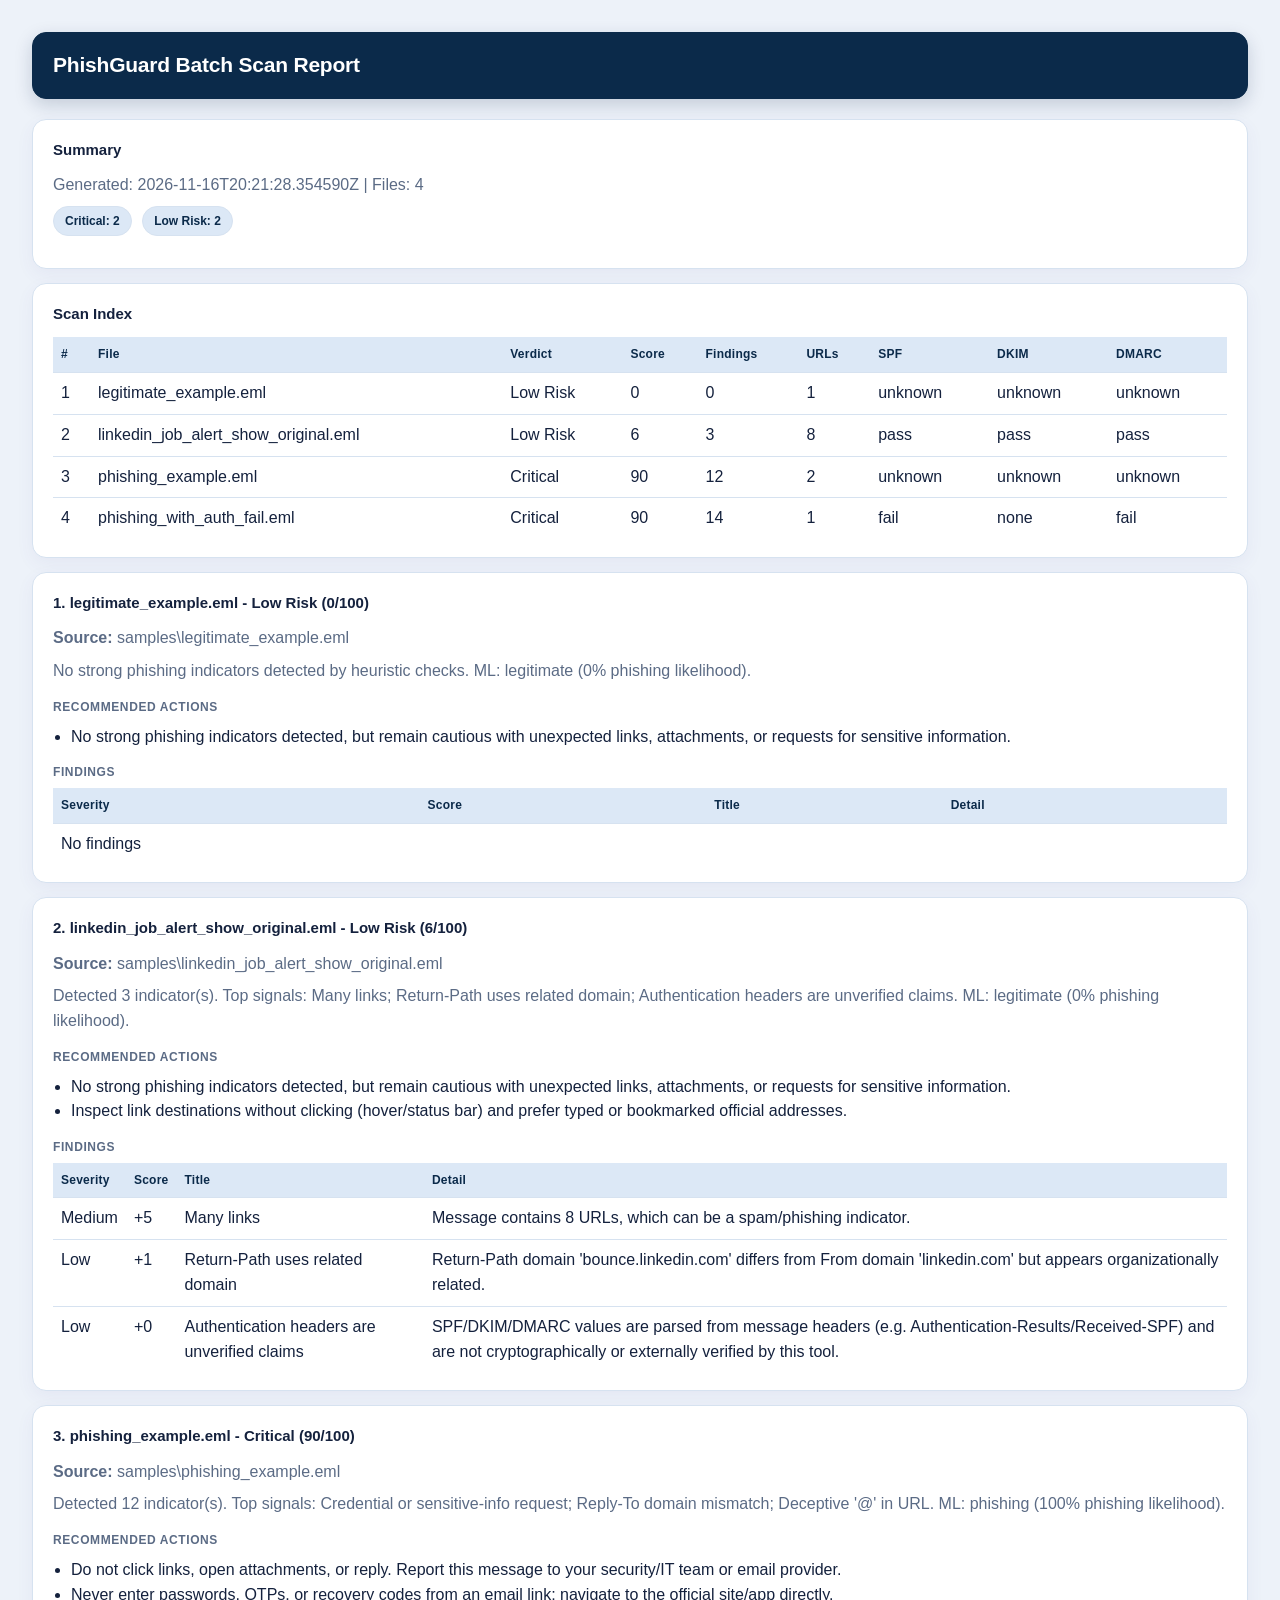
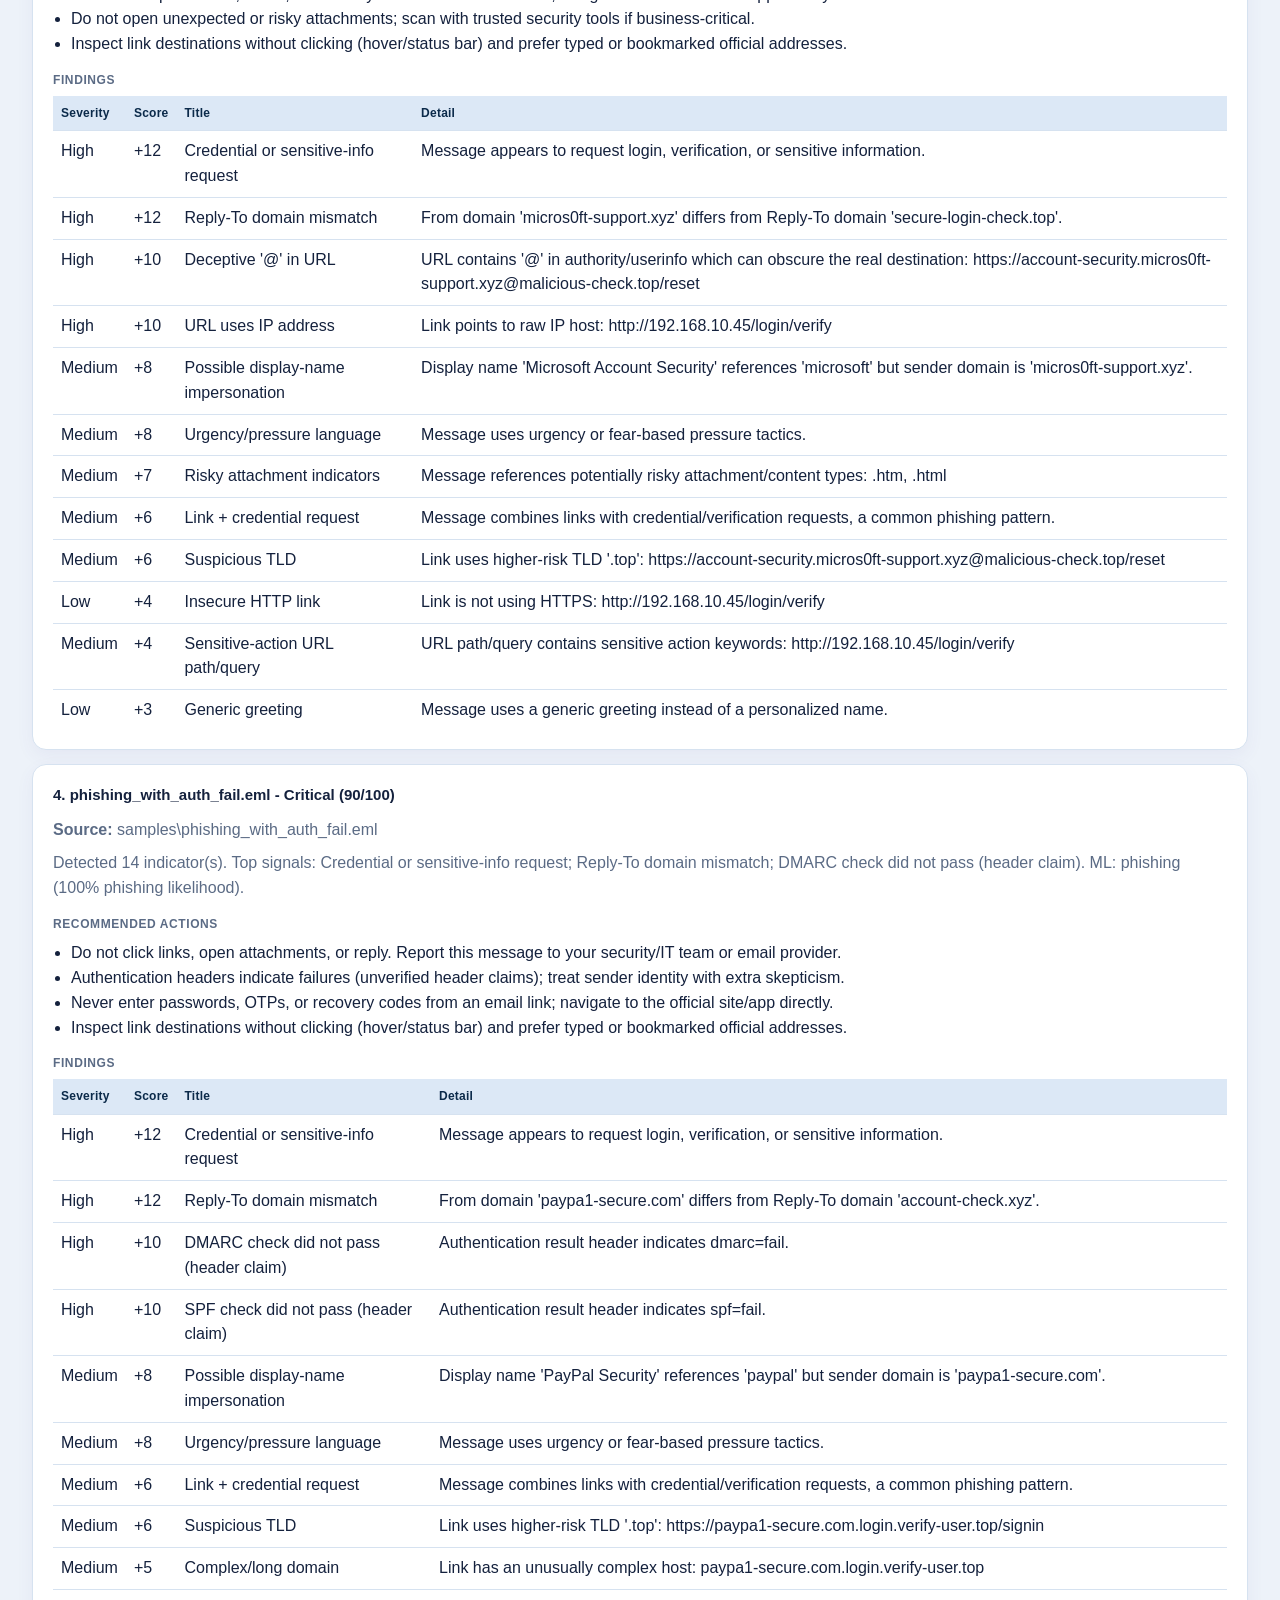
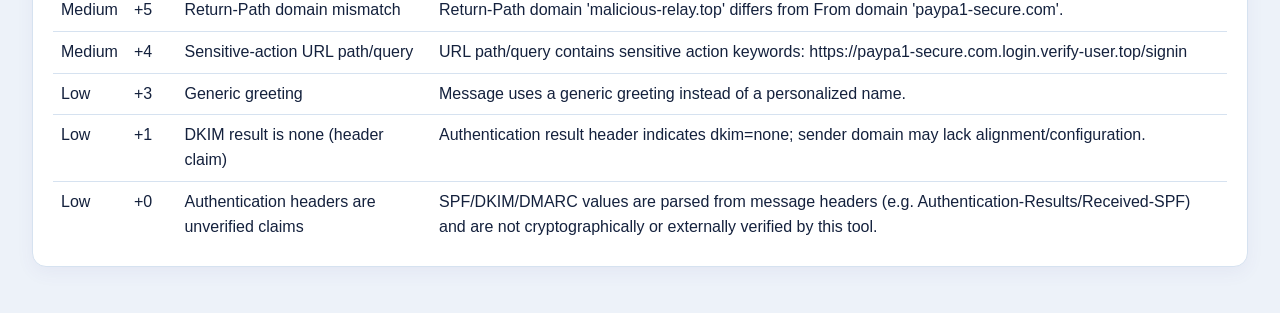
<file: docs/examples/example_batch_report.html>
<!doctype html>
<html lang="en"><head><meta charset="utf-8"><title>PhishGuard Batch Scan Report</title>
<style>
:root{--pg-bg:#EDF2F9;--pg-card:#FFFFFF;--pg-soft:#F8FBFF;--pg-text:#14213D;--pg-muted:#5B6B85;--pg-accent:#123C69;--pg-accent-dark:#0B2A4A;--pg-accent-soft:#DCE8F6;--pg-border:#D6E2F0;--pg-amber:#F3B33D}
body{font-family:"Segoe UI","Helvetica Neue",Arial,sans-serif;margin:0;padding:32px;color:var(--pg-text);background:var(--pg-bg);line-height:1.55}
h1{font-size:21px;font-weight:600;letter-spacing:-0.01em;margin:0 0 20px 0;padding:16px 20px;background:var(--pg-accent-dark);color:#FFFFFF;border:1px solid var(--pg-accent-dark);border-radius:14px;box-shadow:0 6px 18px rgba(10,35,70,.18)}
h2{font-size:15px;font-weight:600;letter-spacing:0;margin:0 0 12px 0;color:var(--pg-text)}
h3{font-size:12px;font-weight:600;text-transform:uppercase;letter-spacing:.05em;margin:14px 0 6px 0;color:var(--pg-muted)}
.card{background:var(--pg-card);border:1px solid var(--pg-border);border-radius:14px;padding:18px 20px;margin-bottom:14px;box-shadow:0 6px 18px rgba(80,60,160,.06)}
table{border-collapse:collapse;width:100%} th,td{border-bottom:1px solid var(--pg-border);padding:8px;text-align:left;vertical-align:top}
th{background:var(--pg-accent-soft);color:var(--pg-accent-dark);font-weight:600;font-size:12px;letter-spacing:.02em} tr:last-child td{border-bottom:none}
code{white-space:pre-wrap;word-break:break-all;background:var(--pg-soft);padding:2px 6px;border:1px solid var(--pg-border);border-radius:6px;font-size:0.92em}
ul{margin:8px 0 0 18px;padding:0} p{margin:8px 0;color:var(--pg-muted)}
.badge{display:inline-block;margin:0 6px 6px 0;padding:5px 11px;border:1px solid var(--pg-border);border-radius:999px;background:var(--pg-accent-soft);color:var(--pg-accent-dark);font-weight:600;font-size:12px}
</style></head><body>
<h1>PhishGuard Batch Scan Report</h1>
<div class="card"><h2>Summary</h2><p>Generated: 2026-11-16T20:21:28.354590Z | Files: 4</p><p><span class="badge">Critical: 2</span> <span class="badge">Low Risk: 2</span> </p></div>
<div class="card"><h2>Scan Index</h2><table><tr><th>#</th><th>File</th><th>Verdict</th><th>Score</th><th>Findings</th><th>URLs</th><th>SPF</th><th>DKIM</th><th>DMARC</th></tr><tr><td>1</td><td>legitimate_example.eml</td><td>Low Risk</td><td>0</td><td>0</td><td>1</td><td>unknown</td><td>unknown</td><td>unknown</td></tr><tr><td>2</td><td>linkedin_job_alert_show_original.eml</td><td>Low Risk</td><td>6</td><td>3</td><td>8</td><td>pass</td><td>pass</td><td>pass</td></tr><tr><td>3</td><td>phishing_example.eml</td><td>Critical</td><td>90</td><td>12</td><td>2</td><td>unknown</td><td>unknown</td><td>unknown</td></tr><tr><td>4</td><td>phishing_with_auth_fail.eml</td><td>Critical</td><td>90</td><td>14</td><td>1</td><td>fail</td><td>none</td><td>fail</td></tr></table></div>
<div class="card"><h2>1. legitimate_example.eml - Low Risk (0/100)</h2><p><strong>Source:</strong> samples\legitimate_example.eml</p><p>No strong phishing indicators detected by heuristic checks. ML: legitimate (0% phishing likelihood).</p><h3>Recommended Actions</h3><ul><li>No strong phishing indicators detected, but remain cautious with unexpected links, attachments, or requests for sensitive information.</li></ul><h3>Findings</h3><table><tr><th>Severity</th><th>Score</th><th>Title</th><th>Detail</th></tr><tr><td colspan="4">No findings</td></tr></table></div><div class="card"><h2>2. linkedin_job_alert_show_original.eml - Low Risk (6/100)</h2><p><strong>Source:</strong> samples\linkedin_job_alert_show_original.eml</p><p>Detected 3 indicator(s). Top signals: Many links; Return-Path uses related domain; Authentication headers are unverified claims. ML: legitimate (0% phishing likelihood).</p><h3>Recommended Actions</h3><ul><li>No strong phishing indicators detected, but remain cautious with unexpected links, attachments, or requests for sensitive information.</li><li>Inspect link destinations without clicking (hover/status bar) and prefer typed or bookmarked official addresses.</li></ul><h3>Findings</h3><table><tr><th>Severity</th><th>Score</th><th>Title</th><th>Detail</th></tr><tr><td>Medium</td><td>+5</td><td>Many links</td><td>Message contains 8 URLs, which can be a spam/phishing indicator.</td></tr><tr><td>Low</td><td>+1</td><td>Return-Path uses related domain</td><td>Return-Path domain &#x27;bounce.linkedin.com&#x27; differs from From domain &#x27;linkedin.com&#x27; but appears organizationally related.</td></tr><tr><td>Low</td><td>+0</td><td>Authentication headers are unverified claims</td><td>SPF/DKIM/DMARC values are parsed from message headers (e.g. Authentication-Results/Received-SPF) and are not cryptographically or externally verified by this tool.</td></tr></table></div><div class="card"><h2>3. phishing_example.eml - Critical (90/100)</h2><p><strong>Source:</strong> samples\phishing_example.eml</p><p>Detected 12 indicator(s). Top signals: Credential or sensitive-info request; Reply-To domain mismatch; Deceptive &#x27;@&#x27; in URL. ML: phishing (100% phishing likelihood).</p><h3>Recommended Actions</h3><ul><li>Do not click links, open attachments, or reply. Report this message to your security/IT team or email provider.</li><li>Never enter passwords, OTPs, or recovery codes from an email link; navigate to the official site/app directly.</li><li>Do not open unexpected or risky attachments; scan with trusted security tools if business-critical.</li><li>Inspect link destinations without clicking (hover/status bar) and prefer typed or bookmarked official addresses.</li></ul><h3>Findings</h3><table><tr><th>Severity</th><th>Score</th><th>Title</th><th>Detail</th></tr><tr><td>High</td><td>+12</td><td>Credential or sensitive-info request</td><td>Message appears to request login, verification, or sensitive information.</td></tr><tr><td>High</td><td>+12</td><td>Reply-To domain mismatch</td><td>From domain &#x27;micros0ft-support.xyz&#x27; differs from Reply-To domain &#x27;secure-login-check.top&#x27;.</td></tr><tr><td>High</td><td>+10</td><td>Deceptive &#x27;@&#x27; in URL</td><td>URL contains &#x27;@&#x27; in authority/userinfo which can obscure the real destination: https://account-security.micros0ft-support.xyz@malicious-check.top/reset</td></tr><tr><td>High</td><td>+10</td><td>URL uses IP address</td><td>Link points to raw IP host: http://192.168.10.45/login/verify</td></tr><tr><td>Medium</td><td>+8</td><td>Possible display-name impersonation</td><td>Display name &#x27;Microsoft Account Security&#x27; references &#x27;microsoft&#x27; but sender domain is &#x27;micros0ft-support.xyz&#x27;.</td></tr><tr><td>Medium</td><td>+8</td><td>Urgency/pressure language</td><td>Message uses urgency or fear-based pressure tactics.</td></tr><tr><td>Medium</td><td>+7</td><td>Risky attachment indicators</td><td>Message references potentially risky attachment/content types: .htm, .html</td></tr><tr><td>Medium</td><td>+6</td><td>Link + credential request</td><td>Message combines links with credential/verification requests, a common phishing pattern.</td></tr><tr><td>Medium</td><td>+6</td><td>Suspicious TLD</td><td>Link uses higher-risk TLD &#x27;.top&#x27;: https://account-security.micros0ft-support.xyz@malicious-check.top/reset</td></tr><tr><td>Low</td><td>+4</td><td>Insecure HTTP link</td><td>Link is not using HTTPS: http://192.168.10.45/login/verify</td></tr><tr><td>Medium</td><td>+4</td><td>Sensitive-action URL path/query</td><td>URL path/query contains sensitive action keywords: http://192.168.10.45/login/verify</td></tr><tr><td>Low</td><td>+3</td><td>Generic greeting</td><td>Message uses a generic greeting instead of a personalized name.</td></tr></table></div><div class="card"><h2>4. phishing_with_auth_fail.eml - Critical (90/100)</h2><p><strong>Source:</strong> samples\phishing_with_auth_fail.eml</p><p>Detected 14 indicator(s). Top signals: Credential or sensitive-info request; Reply-To domain mismatch; DMARC check did not pass (header claim). ML: phishing (100% phishing likelihood).</p><h3>Recommended Actions</h3><ul><li>Do not click links, open attachments, or reply. Report this message to your security/IT team or email provider.</li><li>Authentication headers indicate failures (unverified header claims); treat sender identity with extra skepticism.</li><li>Never enter passwords, OTPs, or recovery codes from an email link; navigate to the official site/app directly.</li><li>Inspect link destinations without clicking (hover/status bar) and prefer typed or bookmarked official addresses.</li></ul><h3>Findings</h3><table><tr><th>Severity</th><th>Score</th><th>Title</th><th>Detail</th></tr><tr><td>High</td><td>+12</td><td>Credential or sensitive-info request</td><td>Message appears to request login, verification, or sensitive information.</td></tr><tr><td>High</td><td>+12</td><td>Reply-To domain mismatch</td><td>From domain &#x27;paypa1-secure.com&#x27; differs from Reply-To domain &#x27;account-check.xyz&#x27;.</td></tr><tr><td>High</td><td>+10</td><td>DMARC check did not pass (header claim)</td><td>Authentication result header indicates dmarc=fail.</td></tr><tr><td>High</td><td>+10</td><td>SPF check did not pass (header claim)</td><td>Authentication result header indicates spf=fail.</td></tr><tr><td>Medium</td><td>+8</td><td>Possible display-name impersonation</td><td>Display name &#x27;PayPal Security&#x27; references &#x27;paypal&#x27; but sender domain is &#x27;paypa1-secure.com&#x27;.</td></tr><tr><td>Medium</td><td>+8</td><td>Urgency/pressure language</td><td>Message uses urgency or fear-based pressure tactics.</td></tr><tr><td>Medium</td><td>+6</td><td>Link + credential request</td><td>Message combines links with credential/verification requests, a common phishing pattern.</td></tr><tr><td>Medium</td><td>+6</td><td>Suspicious TLD</td><td>Link uses higher-risk TLD &#x27;.top&#x27;: https://paypa1-secure.com.login.verify-user.top/signin</td></tr><tr><td>Medium</td><td>+5</td><td>Complex/long domain</td><td>Link has an unusually complex host: paypa1-secure.com.login.verify-user.top</td></tr><tr><td>Medium</td><td>+5</td><td>Return-Path domain mismatch</td><td>Return-Path domain &#x27;malicious-relay.top&#x27; differs from From domain &#x27;paypa1-secure.com&#x27;.</td></tr><tr><td>Medium</td><td>+4</td><td>Sensitive-action URL path/query</td><td>URL path/query contains sensitive action keywords: https://paypa1-secure.com.login.verify-user.top/signin</td></tr><tr><td>Low</td><td>+3</td><td>Generic greeting</td><td>Message uses a generic greeting instead of a personalized name.</td></tr><tr><td>Low</td><td>+1</td><td>DKIM result is none (header claim)</td><td>Authentication result header indicates dkim=none; sender domain may lack alignment/configuration.</td></tr><tr><td>Low</td><td>+0</td><td>Authentication headers are unverified claims</td><td>SPF/DKIM/DMARC values are parsed from message headers (e.g. Authentication-Results/Received-SPF) and are not cryptographically or externally verified by this tool.</td></tr></table></div>
</body></html>
</file>
